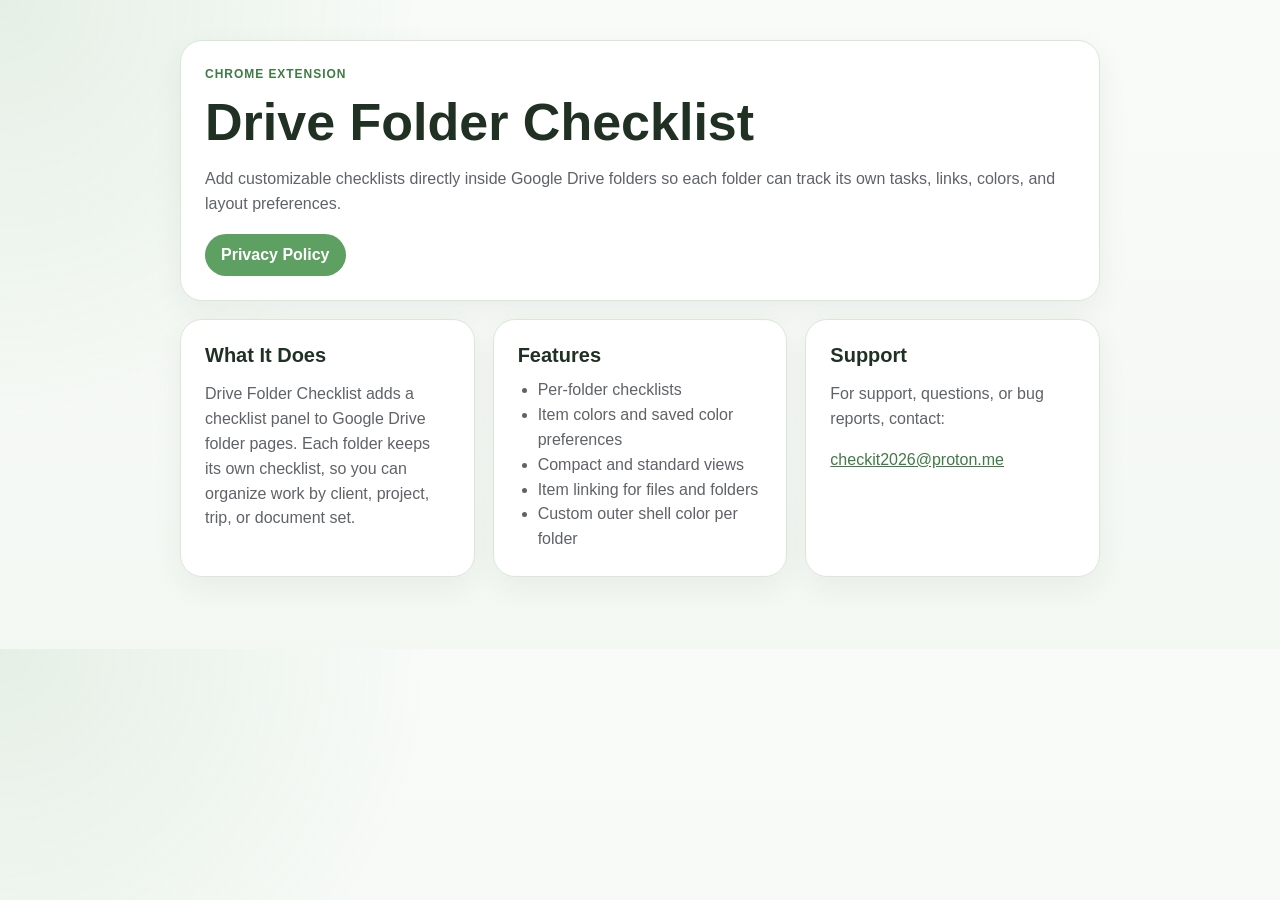
<file: index.html>
<!doctype html>
<html lang="en">
  <head>
    <meta charset="utf-8">
    <meta name="viewport" content="width=device-width, initial-scale=1">
    <title>Drive Folder Checklist</title>
    <meta
      name="description"
      content="Drive Folder Checklist adds customizable checklists to Google Drive folders."
    >
    <link rel="stylesheet" href="./styles.css">
  </head>
  <body>
    <main class="page">
      <section class="hero card">
        <p class="eyebrow">Chrome Extension</p>
        <h1>Drive Folder Checklist</h1>
        <p class="lede">
          Add customizable checklists directly inside Google Drive folders so each folder can
          track its own tasks, links, colors, and layout preferences.
        </p>
        <div class="actions">
          <a class="button" href="./privacy.html">Privacy Policy</a>
        </div>
      </section>

      <section class="grid">
        <article class="card">
          <h2>What It Does</h2>
          <p>
            Drive Folder Checklist adds a checklist panel to Google Drive folder pages. Each folder
            keeps its own checklist, so you can organize work by client, project, trip, or document set.
          </p>
        </article>

        <article class="card">
          <h2>Features</h2>
          <ul>
            <li>Per-folder checklists</li>
            <li>Item colors and saved color preferences</li>
            <li>Compact and standard views</li>
            <li>Item linking for files and folders</li>
            <li>Custom outer shell color per folder</li>
          </ul>
        </article>

        <article class="card">
          <h2>Support</h2>
          <p>
            For support, questions, or bug reports, contact:
          </p>
          <p>
            <a href="mailto:checkit2026@proton.me">checkit2026@proton.me</a>
          </p>
        </article>
      </section>
    </main>
  </body>
</html>
</file>
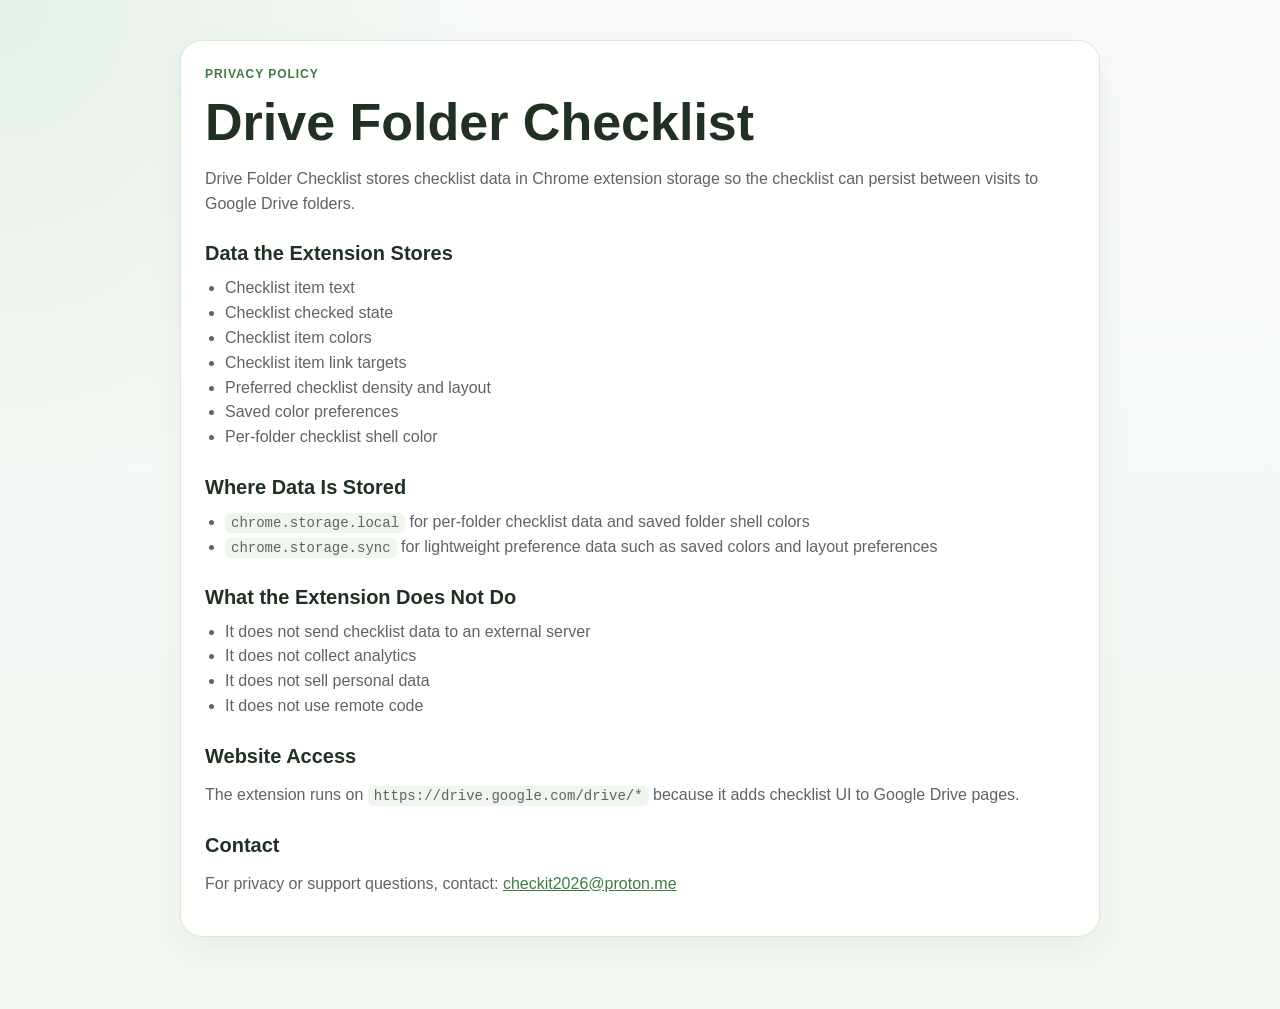
<file: privacy.html>
<!doctype html>
<html lang="en">
  <head>
    <meta charset="utf-8">
    <meta name="viewport" content="width=device-width, initial-scale=1">
    <title>Privacy Policy | Drive Folder Checklist</title>
    <meta
      name="description"
      content="Privacy policy for Drive Folder Checklist."
    >
    <link rel="stylesheet" href="./styles.css">
  </head>
  <body>
    <main class="page">
      <section class="card prose">
        <p class="eyebrow">Privacy Policy</p>
        <h1>Drive Folder Checklist</h1>
        <p>
          Drive Folder Checklist stores checklist data in Chrome extension storage so the checklist
          can persist between visits to Google Drive folders.
        </p>

        <h2>Data the Extension Stores</h2>
        <ul>
          <li>Checklist item text</li>
          <li>Checklist checked state</li>
          <li>Checklist item colors</li>
          <li>Checklist item link targets</li>
          <li>Preferred checklist density and layout</li>
          <li>Saved color preferences</li>
          <li>Per-folder checklist shell color</li>
        </ul>

        <h2>Where Data Is Stored</h2>
        <ul>
          <li><code>chrome.storage.local</code> for per-folder checklist data and saved folder shell colors</li>
          <li><code>chrome.storage.sync</code> for lightweight preference data such as saved colors and layout preferences</li>
        </ul>

        <h2>What the Extension Does Not Do</h2>
        <ul>
          <li>It does not send checklist data to an external server</li>
          <li>It does not collect analytics</li>
          <li>It does not sell personal data</li>
          <li>It does not use remote code</li>
        </ul>

        <h2>Website Access</h2>
        <p>
          The extension runs on <code>https://drive.google.com/drive/*</code> because it adds checklist UI to Google Drive pages.
        </p>

        <h2>Contact</h2>
        <p>
          For privacy or support questions, contact:
          <a href="mailto:checkit2026@proton.me">checkit2026@proton.me</a>
        </p>
      </section>
    </main>
  </body>
</html>
</file>
<file: styles.css>
:root {
  --bg: #f4f8f3;
  --panel: #ffffff;
  --line: #d8e7d6;
  --text: #203124;
  --muted: #5f6368;
  --accent: #5e9f62;
  --accent-strong: #3e7b45;
}

* {
  box-sizing: border-box;
}

body {
  margin: 0;
  font-family: "Aptos", "Segoe UI", sans-serif;
  background:
    radial-gradient(circle at top left, rgba(94, 159, 98, 0.12), transparent 30%),
    linear-gradient(180deg, #f8fbf8 0%, var(--bg) 100%);
  color: var(--text);
}

.page {
  max-width: 960px;
  margin: 0 auto;
  padding: 40px 20px 72px;
}

.grid {
  display: grid;
  grid-template-columns: repeat(auto-fit, minmax(240px, 1fr));
  gap: 18px;
}

.card {
  background: rgba(255, 255, 255, 0.92);
  border: 1px solid var(--line);
  border-radius: 22px;
  padding: 24px;
  box-shadow: 0 10px 30px rgba(32, 49, 36, 0.06);
  backdrop-filter: blur(8px);
}

.hero {
  margin-bottom: 18px;
}

.eyebrow {
  margin: 0 0 10px;
  color: var(--accent-strong);
  font-size: 12px;
  font-weight: 700;
  letter-spacing: 0.08em;
  text-transform: uppercase;
}

h1,
h2 {
  margin: 0 0 12px;
  line-height: 1.1;
}

h1 {
  font-size: clamp(32px, 5vw, 52px);
}

h2 {
  font-size: 20px;
}

.lede,
p,
li {
  color: var(--muted);
  font-size: 16px;
  line-height: 1.55;
}

ul {
  margin: 0;
  padding-left: 20px;
}

.actions {
  margin-top: 18px;
}

.button {
  display: inline-block;
  padding: 12px 16px;
  border-radius: 999px;
  background: var(--accent);
  color: white;
  text-decoration: none;
  font-weight: 600;
}

.button:hover {
  background: var(--accent-strong);
}

a {
  color: var(--accent-strong);
}

.note {
  font-size: 14px;
}

.prose h2 {
  margin-top: 26px;
}

code {
  padding: 2px 6px;
  border-radius: 6px;
  background: #eef6ee;
  font-size: 14px;
}
</file>
